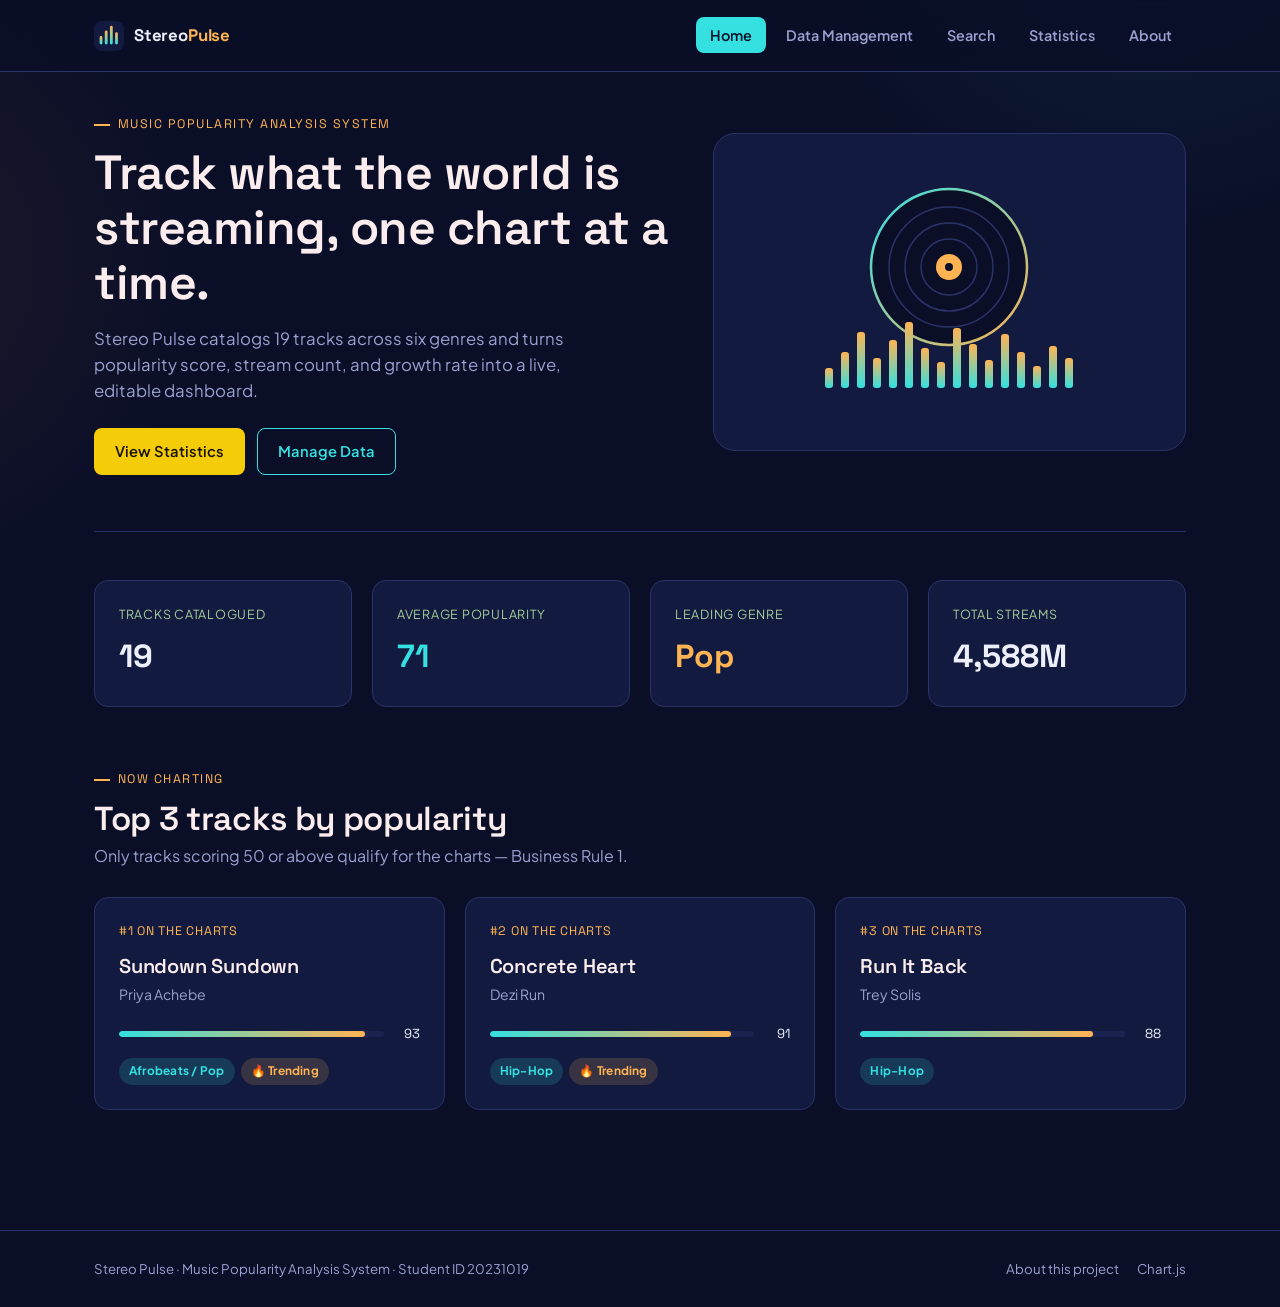
<file: index.html>
<!DOCTYPE html>
<html lang="en">
<head>
  <meta charset="UTF-8">
  <meta name="viewport" content="width=device-width, initial-scale=1.0">
  <title>Stereo Pulse — Music Popularity Analysis System</title>
  <link rel="preconnect" href="https://fonts.googleapis.com">
  <link href="https://fonts.googleapis.com/css2?family=Space+Grotesk:wght@500;600;700&family=Plus+Jakarta+Sans:wght@400;500;600;700&display=swap" rel="stylesheet">
  <link rel="stylesheet" href="base.css">
  <link rel="stylesheet" href="navbar.css">
  <link rel="stylesheet" href="home.css">
</head>
<body>

  <header class="site-header">
    <div class="container">
      <a href="index.html" class="logo">
        <img src="logo.svg" alt="Stereo Pulse logo">
        <span class="logo-text">Stereo<span>Pulse</span></span>
      </a>
      <button class="nav-toggle" id="nav-toggle" aria-label="Toggle navigation"><span></span></button>
      <ul class="nav-links" id="nav-links">
        <li><a href="index.html" class="nav-link">Home</a></li>
        <li><a href="data-management.html" class="nav-link">Data Management</a></li>
        <li><a href="search.html" class="nav-link">Search</a></li>
        <li><a href="statistics.html" class="nav-link">Statistics</a></li>
        <li><a href="about.html" class="nav-link">About</a></li>
      </ul>
    </div>
  </header>

  <main>
    <div class="container">

      <section class="hero">
        <div class="hero-content">
          <span class="eyebrow">Music Popularity Analysis System</span>
          <h1>Track what the world is streaming, one chart at a time.</h1>
          <p class="lead">Stereo Pulse catalogs 19 tracks across six genres and turns popularity score, stream count, and growth rate into a live, editable dashboard.</p>
          <div class="hero-actions">
            <a href="statistics.html" class="btn btn-primary">View Statistics</a>
            <a href="data-management.html" class="btn btn-secondary">Manage Data</a>
          </div>
        </div>
        <div class="hero-visual">
          <img src="hero-wave.svg" alt="Illustration of a vinyl record above a sound waveform">
        </div>
      </section>

      <section class="stats-grid grid">
        <div class="card stat-card">
          <div class="stat-label">Tracks catalogued</div>
          <div class="stat-value" id="stat-total">—</div>
        </div>
        <div class="card stat-card">
          <div class="stat-label">Average popularity</div>
          <div class="stat-value accent-cyan" id="stat-popularity">—</div>
        </div>
        <div class="card stat-card">
          <div class="stat-label">Leading genre</div>
          <div class="stat-value accent-amber" id="stat-genre">—</div>
        </div>
        <div class="card stat-card">
          <div class="stat-label">Total streams</div>
          <div class="stat-value" id="stat-streams">—</div>
        </div>
      </section>

      <section class="section-head">
        <span class="eyebrow">Now Charting</span>
        <h2>Top 3 tracks by popularity</h2>
        <p class="muted">Only tracks scoring 50 or above qualify for the charts — Business Rule 1.</p>
      </section>
      <section class="charting-grid grid" id="featured-tracks"></section>

    </div>
  </main>

  <footer class="site-footer">
    <div class="container">
      <span class="footer-note">Stereo Pulse · Music Popularity Analysis System · Student ID 20231019</span>
      <div class="footer-links">
        <a href="about.html">About this project</a>
        <a href="https://www.chartjs.org" target="_blank" rel="noopener">Chart.js</a>
      </div>
    </div>
  </footer>

  <script src="data.js"></script>
  <script src="storage.js"></script>
  <script src="navbar.js"></script>
  <script src="home.js"></script>
</body>
</html>
</file>
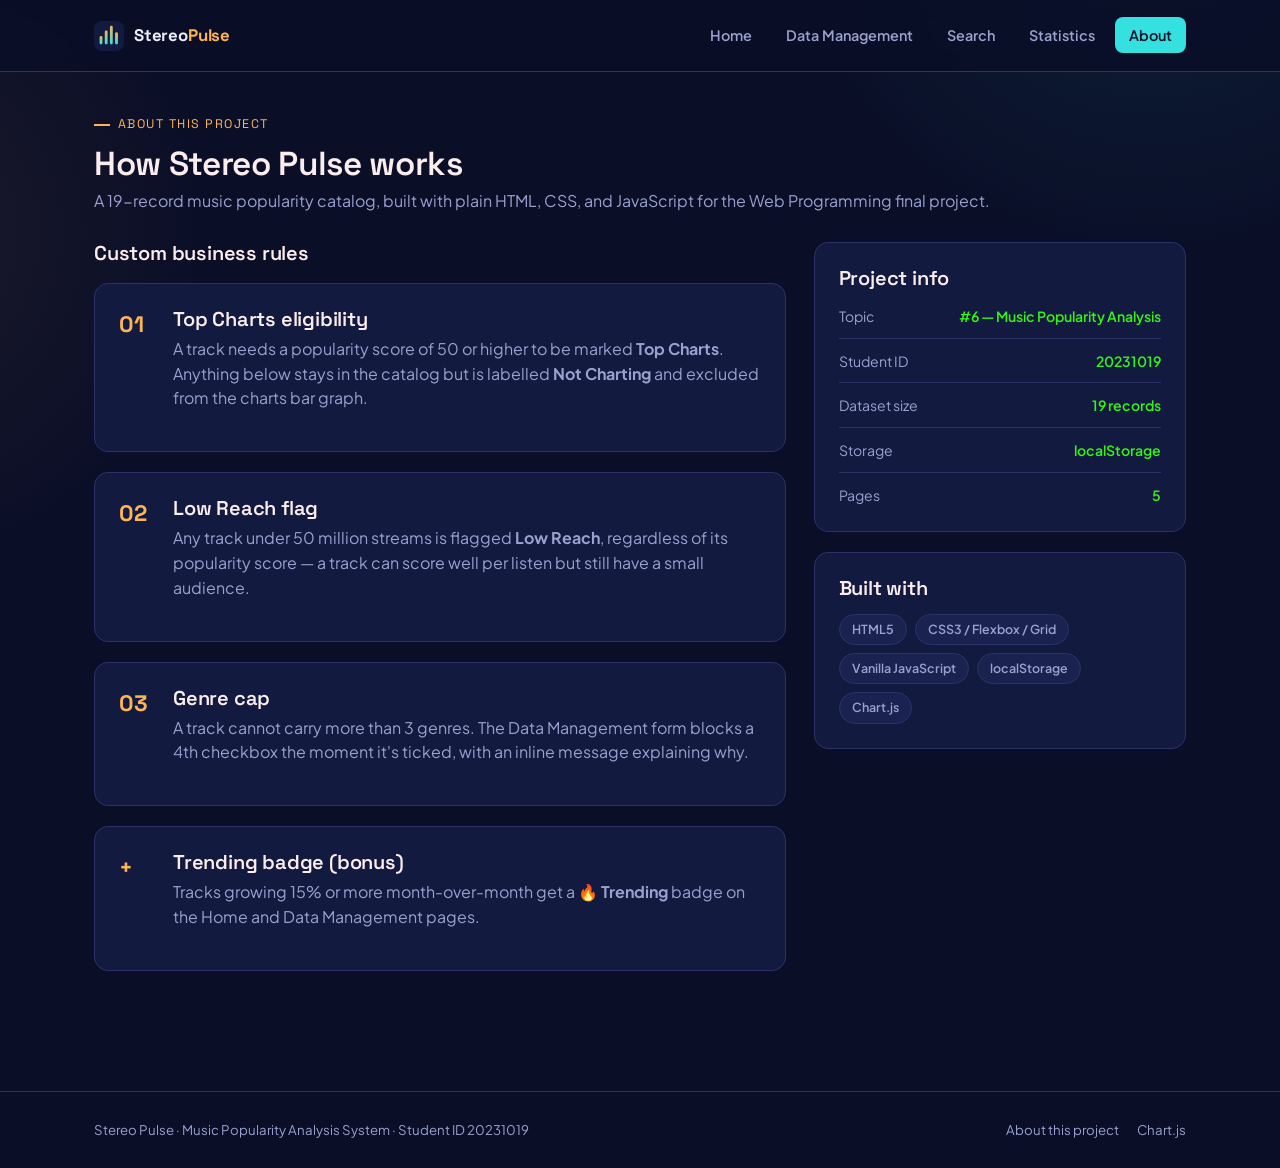
<file: about.html>
<!DOCTYPE html>
<html lang="en">
<head>
  <meta charset="UTF-8">
  <meta name="viewport" content="width=device-width, initial-scale=1.0">
  <title>About — Stereo Pulse</title>
  <link rel="preconnect" href="https://fonts.googleapis.com">
  <link href="https://fonts.googleapis.com/css2?family=Space+Grotesk:wght@500;600;700&family=Plus+Jakarta+Sans:wght@400;500;600;700&display=swap" rel="stylesheet">
  <link rel="stylesheet" href="base.css">
  <link rel="stylesheet" href="navbar.css">
  <link rel="stylesheet" href="about.css">
</head>
<body>

  <header class="site-header">
    <div class="container">
      <a href="index.html" class="logo">
        <img src="logo.svg" alt="Stereo Pulse logo">
        <span class="logo-text">Stereo<span>Pulse</span></span>
      </a>
      <button class="nav-toggle" id="nav-toggle" aria-label="Toggle navigation"><span></span></button>
      <ul class="nav-links" id="nav-links">
        <li><a href="index.html" class="nav-link">Home</a></li>
        <li><a href="data-management.html" class="nav-link">Data Management</a></li>
        <li><a href="search.html" class="nav-link">Search</a></li>
        <li><a href="statistics.html" class="nav-link">Statistics</a></li>
        <li><a href="about.html" class="nav-link">About</a></li>
      </ul>
    </div>
  </header>

  <main>
    <div class="container">

      <div class="section-head">
        <span class="eyebrow">About This Project</span>
        <h2>How Stereo Pulse works</h2>
        <p class="muted">A 19-record music popularity catalog, built with plain HTML, CSS, and JavaScript for the Web Programming final project.</p>
      </div>

      <div class="about-layout">

        <div>
          <h3>Custom business rules</h3>
          <div class="rules-grid grid">
            <div class="card rule-card">
              <span class="rule-num">01</span>
              <div>
                <h3>Top Charts eligibility</h3>
                <p>A track needs a popularity score of 50 or higher to be marked <strong>Top Charts</strong>. Anything below stays in the catalog but is labelled <strong>Not Charting</strong> and excluded from the charts bar graph.</p>
              </div>
            </div>
            <div class="card rule-card">
              <span class="rule-num">02</span>
              <div>
                <h3>Low Reach flag</h3>
                <p>Any track under 50 million streams is flagged <strong>Low Reach</strong>, regardless of its popularity score — a track can score well per listen but still have a small audience.</p>
              </div>
            </div>
            <div class="card rule-card">
              <span class="rule-num">03</span>
              <div>
                <h3>Genre cap</h3>
                <p>A track cannot carry more than 3 genres. The Data Management form blocks a 4th checkbox the moment it's ticked, with an inline message explaining why.</p>
              </div>
            </div>
            <div class="card rule-card">
              <span class="rule-num">+</span>
              <div>
                <h3>Trending badge (bonus)</h3>
                <p>Tracks growing 15% or more month-over-month get a 🔥 <strong>Trending</strong> badge on the Home and Data Management pages.</p>
              </div>
            </div>
          </div>
        </div>

        <div>
          <div class="card">
            <h3>Project info</h3>
            <div class="meta-list">
              <div class="meta-row"><span class="k">Topic</span><span class="v">#6 — Music Popularity Analysis</span></div>
              <div class="meta-row"><span class="k">Student ID</span><span class="v">20231019</span></div>
              <div class="meta-row"><span class="k">Dataset size</span><span class="v">19 records</span></div>
              <div class="meta-row"><span class="k">Storage</span><span class="v">localStorage</span></div>
              <div class="meta-row"><span class="k">Pages</span><span class="v">5</span></div>
            </div>
          </div>

          <div class="card" style="margin-top:20px;">
            <h3>Built with</h3>
            <div class="tech-pills">
              <span class="tech-pill">HTML5</span>
              <span class="tech-pill">CSS3 / Flexbox / Grid</span>
              <span class="tech-pill">Vanilla JavaScript</span>
              <span class="tech-pill">localStorage</span>
              <span class="tech-pill">Chart.js</span>
            </div>
          </div>
        </div>

      </div>
    </div>
  </main>

  <footer class="site-footer">
    <div class="container">
      <span class="footer-note">Stereo Pulse · Music Popularity Analysis System · Student ID 20231019</span>
      <div class="footer-links">
        <a href="about.html">About this project</a>
        <a href="https://www.chartjs.org" target="_blank" rel="noopener">Chart.js</a>
      </div>
    </div>
  </footer>

  <script src="navbar.js"></script>
</body>
</html>
</file>
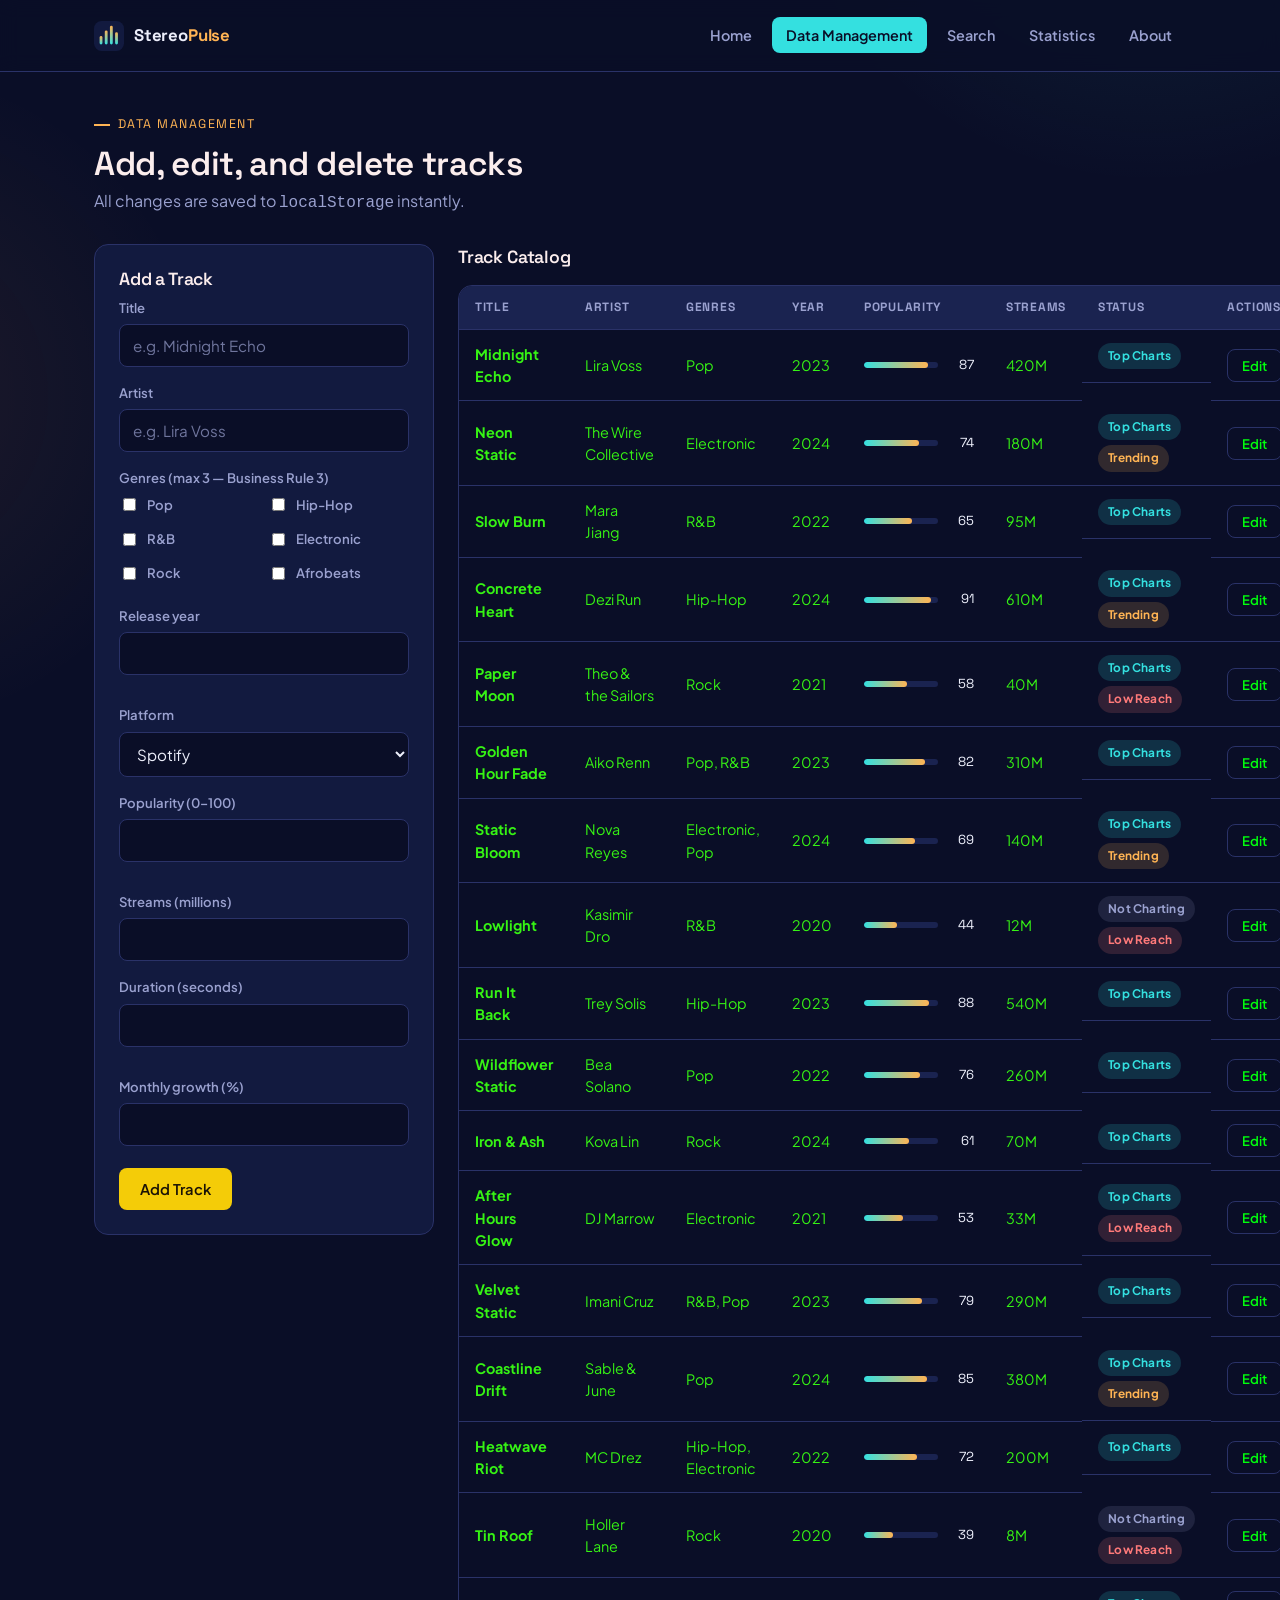
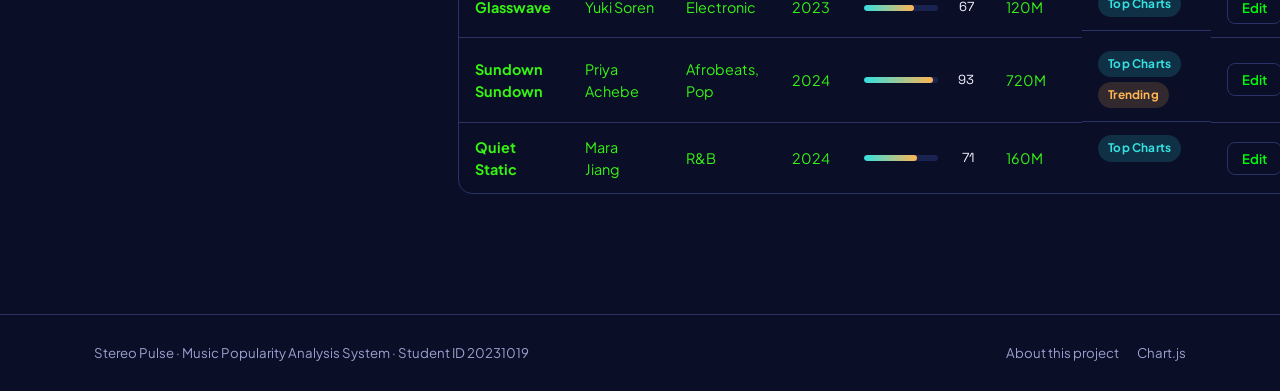
<file: data-management.html>
<!DOCTYPE html>
<html lang="en">
<head>
  <meta charset="UTF-8">
  <meta name="viewport" content="width=device-width, initial-scale=1.0">
  <title>Data Management — Stereo Pulse</title>
  <link rel="preconnect" href="https://fonts.googleapis.com">
  <link href="https://fonts.googleapis.com/css2?family=Space+Grotesk:wght@500;600;700&family=Plus+Jakarta+Sans:wght@400;500;600;700&display=swap" rel="stylesheet">
  <link rel="stylesheet" href="base.css">
  <link rel="stylesheet" href="navbar.css">
  <link rel="stylesheet" href="data-management.css">
</head>
<body>

  <header class="site-header">
    <div class="container">
      <a href="index.html" class="logo">
        <img src="logo.svg" alt="Stereo Pulse logo">
        <span class="logo-text">Stereo<span>Pulse</span></span>
      </a>
      <button class="nav-toggle" id="nav-toggle" aria-label="Toggle navigation"><span></span></button>
      <ul class="nav-links" id="nav-links">
        <li><a href="index.html" class="nav-link">Home</a></li>
        <li><a href="data-management.html" class="nav-link">Data Management</a></li>
        <li><a href="search.html" class="nav-link">Search</a></li>
        <li><a href="statistics.html" class="nav-link">Statistics</a></li>
        <li><a href="about.html" class="nav-link">About</a></li>
      </ul>
    </div>
  </header>

  <main>
    <div class="container">

      <div class="section-head">
        <span class="eyebrow">Data Management</span>
        <h2>Add, edit, and delete tracks</h2>
        <p class="muted">All changes are saved to <code>localStorage</code> instantly.</p>
      </div>

      <div class="dm-layout">

        <div class="card form-card">
          <h2 id="form-title">Add a Track</h2>

          <div class="editing-banner" id="editing-banner">
            <span>Editing an existing track</span>
            <button type="button" class="btn btn-ghost btn-sm" id="f-cancel">Cancel</button>
          </div>

          <form id="track-form">
            <div class="field">
              <label for="f-title">Title</label>
              <input type="text" id="f-title" placeholder="e.g. Midnight Echo" required>
            </div>

            <div class="field">
              <label for="f-artist">Artist</label>
              <input type="text" id="f-artist" placeholder="e.g. Lira Voss" required>
            </div>

            <div class="field">
              <label>Genres (max 3 — Business Rule 3)</label>
              <div class="genre-grid" id="genre-grid"></div>
            </div>

            <div class="field-row">
              <div class="field">
                <label for="f-year">Release year</label>
                <input type="number" id="f-year" min="1950" max="2026" required>
              </div>
              <div class="field">
                <label for="f-platform">Platform</label>
                <select id="f-platform"></select>
              </div>
            </div>

            <div class="field-row">
              <div class="field">
                <label for="f-popularity">Popularity (0–100)</label>
                <input type="number" id="f-popularity" min="0" max="100" required>
              </div>
              <div class="field">
                <label for="f-streams">Streams (millions)</label>
                <input type="number" id="f-streams" min="0" step="0.1" required>
              </div>
            </div>

            <div class="field-row">
              <div class="field">
                <label for="f-duration">Duration (seconds)</label>
                <input type="number" id="f-duration" min="1" required>
              </div>
              <div class="field">
                <label for="f-growth">Monthly growth (%)</label>
                <input type="number" id="f-growth" step="0.1" required>
              </div>
            </div>

            <p class="error-text" id="form-error"></p>

            <div class="form-actions">
              <button type="submit" class="btn btn-primary" id="f-submit">Add Track</button>
            </div>
          </form>
        </div>

        <div>
          <div class="table-toolbar">
            <h2>Track Catalog</h2>
            <span class="count-pill" id="track-count">0 tracks</span>
          </div>
          <div class="table-wrap">
            <table>
              <thead>
                <tr>
                  <th>Title</th>
                  <th>Artist</th>
                  <th>Genres</th>
                  <th>Year</th>
                  <th>Popularity</th>
                  <th>Streams</th>
                  <th>Status</th>
                  <th>Actions</th>
                </tr>
              </thead>
              <tbody id="track-table-body"></tbody>
            </table>
          </div>
        </div>

      </div>
    </div>
  </main>

  <footer class="site-footer">
    <div class="container">
      <span class="footer-note">Stereo Pulse · Music Popularity Analysis System · Student ID 20231019</span>
      <div class="footer-links">
        <a href="about.html">About this project</a>
        <a href="https://www.chartjs.org" target="_blank" rel="noopener">Chart.js</a>
      </div>
    </div>
  </footer>

  <script src="data.js"></script>
  <script src="storage.js"></script>
  <script src="navbar.js"></script>
  <script src="data-management.js"></script>
</body>
</html>
</file>
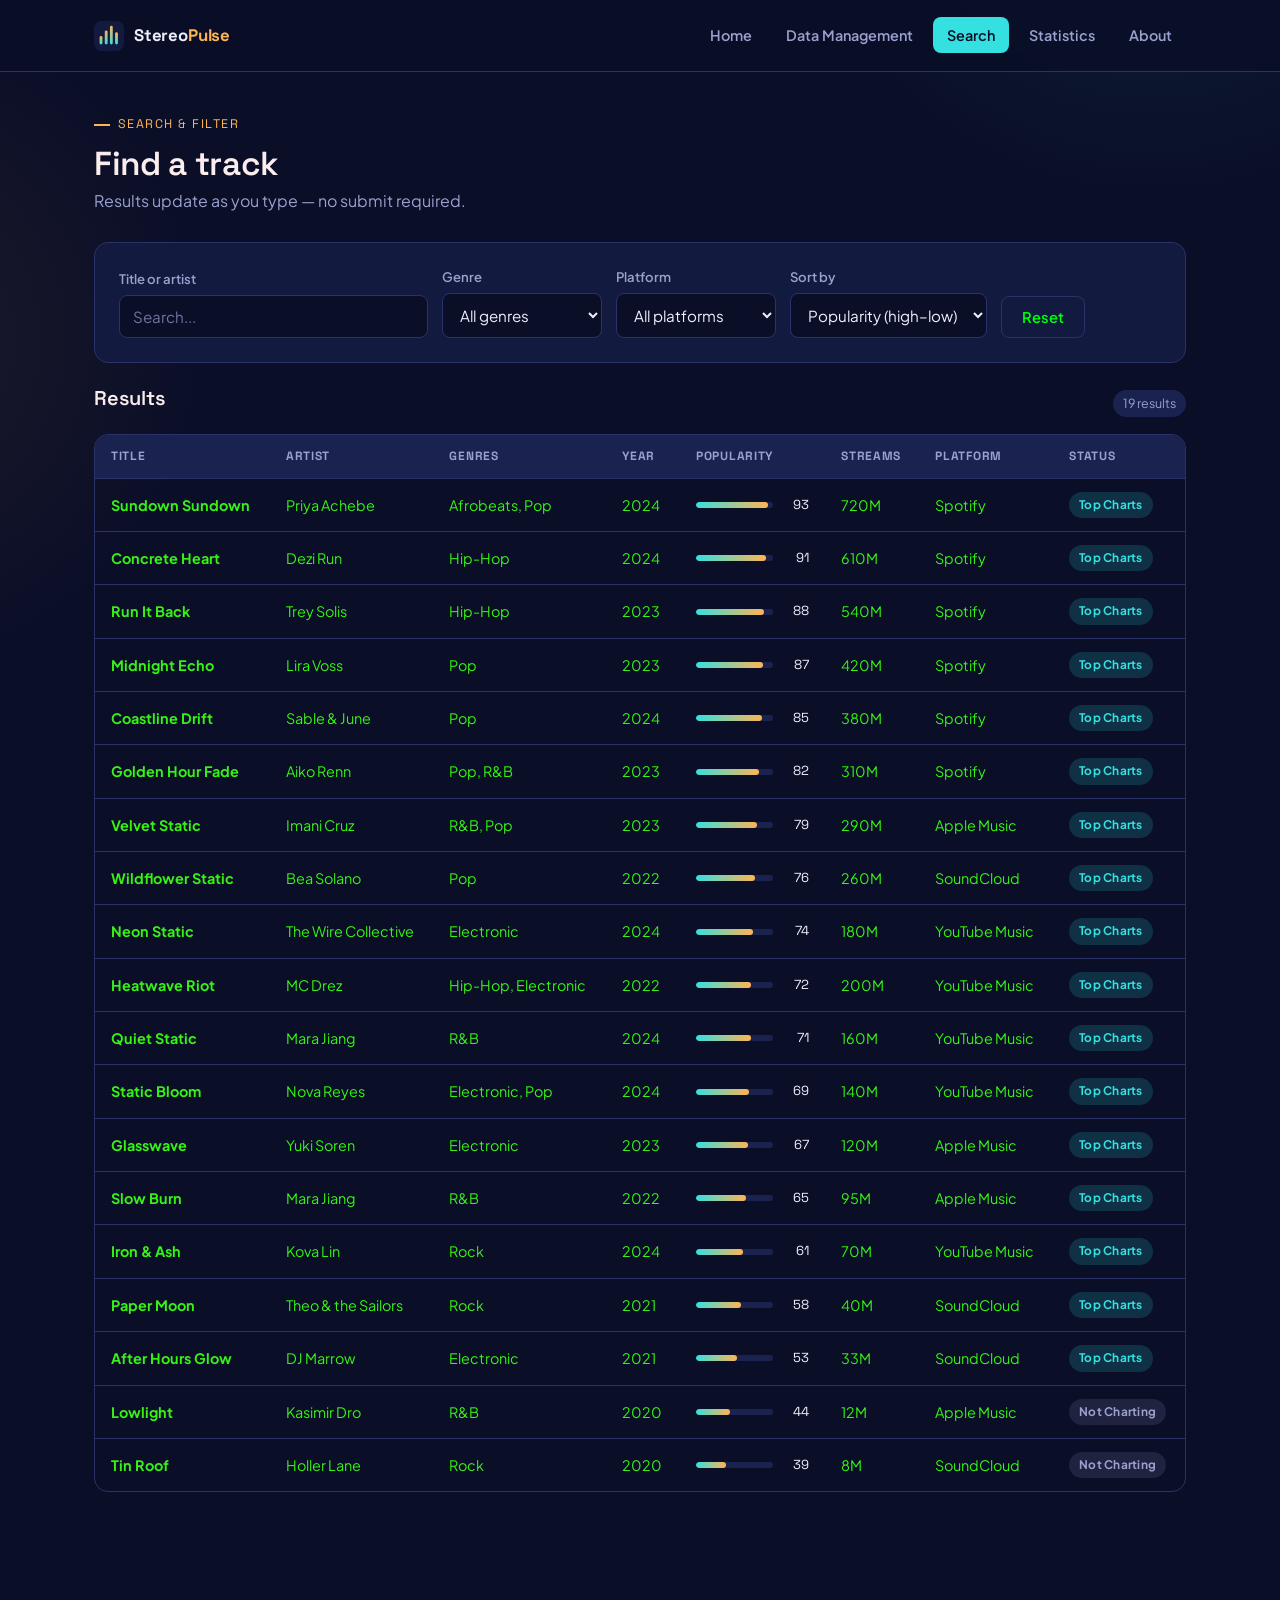
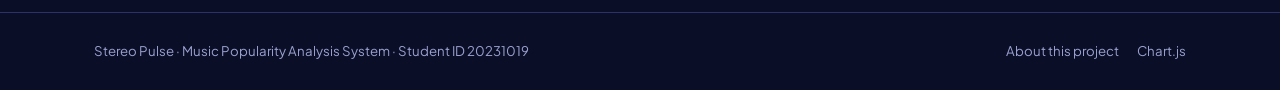
<file: search.html>
<!DOCTYPE html>
<html lang="en">
<head>
  <meta charset="UTF-8">
  <meta name="viewport" content="width=device-width, initial-scale=1.0">
  <title>Search — Stereo Pulse</title>
  <link rel="preconnect" href="https://fonts.googleapis.com">
  <link href="https://fonts.googleapis.com/css2?family=Space+Grotesk:wght@500;600;700&family=Plus+Jakarta+Sans:wght@400;500;600;700&display=swap" rel="stylesheet">
  <link rel="stylesheet" href="base.css">
  <link rel="stylesheet" href="navbar.css">
  <link rel="stylesheet" href="search.css">
</head>
<body>

  <header class="site-header">
    <div class="container">
      <a href="index.html" class="logo">
        <img src="logo.svg" alt="Stereo Pulse logo">
        <span class="logo-text">Stereo<span>Pulse</span></span>
      </a>
      <button class="nav-toggle" id="nav-toggle" aria-label="Toggle navigation"><span></span></button>
      <ul class="nav-links" id="nav-links">
        <li><a href="index.html" class="nav-link">Home</a></li>
        <li><a href="data-management.html" class="nav-link">Data Management</a></li>
        <li><a href="search.html" class="nav-link">Search</a></li>
        <li><a href="statistics.html" class="nav-link">Statistics</a></li>
        <li><a href="about.html" class="nav-link">About</a></li>
      </ul>
    </div>
  </header>

  <main>
    <div class="container">

      <div class="section-head">
        <span class="eyebrow">Search &amp; Filter</span>
        <h2>Find a track</h2>
        <p class="muted">Results update as you type — no submit required.</p>
      </div>

      <form id="filter-form" class="card filter-bar">
        <div class="field grow">
          <label for="s-query">Title or artist</label>
          <input type="text" id="s-query" placeholder="Search...">
        </div>
        <div class="field">
          <label for="s-genre">Genre</label>
          <select id="s-genre">
            <option value="all">All genres</option>
          </select>
        </div>
        <div class="field">
          <label for="s-platform">Platform</label>
          <select id="s-platform">
            <option value="all">All platforms</option>
          </select>
        </div>
        <div class="field">
          <label for="s-sort">Sort by</label>
          <select id="s-sort">
            <option value="popularity-desc">Popularity (high–low)</option>
            <option value="popularity-asc">Popularity (low–high)</option>
            <option value="streams-desc">Streams (high–low)</option>
            <option value="year-desc">Newest first</option>
            <option value="title-asc">Title (A–Z)</option>
          </select>
        </div>
        <div class="field field-actions">
          <button type="button" class="btn btn-ghost" id="s-reset">Reset</button>
        </div>
      </form>

      <div class="results-head">
        <h3>Results</h3>
        <span class="count-pill" id="results-count">0 results</span>
      </div>

      <div class="table-wrap" id="results-table-wrap">
        <table>
          <thead>
            <tr>
              <th>Title</th>
              <th>Artist</th>
              <th>Genres</th>
              <th>Year</th>
              <th>Popularity</th>
              <th>Streams</th>
              <th>Platform</th>
              <th>Status</th>
            </tr>
          </thead>
          <tbody id="results-table-body"></tbody>
        </table>
      </div>

      <div class="empty-state card" id="empty-state" style="display:none;">
        <img src="empty-state.svg" alt="">
        <h3>No tracks match</h3>
        <p class="muted">Try a different keyword or reset the filters.</p>
      </div>

    </div>
  </main>

  <footer class="site-footer">
    <div class="container">
      <span class="footer-note">Stereo Pulse · Music Popularity Analysis System · Student ID 20231019</span>
      <div class="footer-links">
        <a href="about.html">About this project</a>
        <a href="https://www.chartjs.org" target="_blank" rel="noopener">Chart.js</a>
      </div>
    </div>
  </footer>

  <script src="data.js"></script>
  <script src="storage.js"></script>
  <script src="navbar.js"></script>
  <script src="search.js"></script>
</body>
</html>
</file>
<file: base.css>
/* =========================================================
   base.css
   Shared styles loaded on EVERY page (first, before the
   page-specific CSS file). Colors and sizes here are
   written directly (no CSS variables) so each rule can be
   edited on its own without touching anything else.
   ========================================================= */

/* Reset: removes the browser's default sizing math everywhere */
* { box-sizing: border-box; }

/* Smooth scroll when jumping to an anchor link */
html { scroll-behavior: smooth; }

/* Page background color + the two soft glow blobs behind the content */
body {
  margin: 0;
  background: #0a0e27;
  background-image:
    radial-gradient(640px circle at 90% -10%, rgba(52, 224, 224, 0.10), transparent 60%),
    radial-gradient(560px circle at -10% 20%, rgba(255, 180, 84, 0.08), transparent 60%);
  color: #36f314;
  font-family: "Plus Jakarta Sans", sans-serif;
  font-size: 16px;
  line-height: 1.55;
  min-height: 100vh;
}

/* Headings (h1-h4) everywhere on the site: title font + spacing */
h1, h2, h3, h4 {
  font-family: "Space Grotesk", sans-serif;
  font-weight: 600;
  line-height: 1.15;
  margin: 0 0 0.5em;
  letter-spacing: -0.01em;
  color :#fbeded
}
h1 { font-size: clamp(2rem, 4vw, 3rem); }                 /* main page heading, e.g. "Track what the world is streaming..." */
h2 { font-size: clamp(1.5rem, 2.6vw, 2.1rem); }            /* section headings, e.g. "Top 3 tracks by popularity" */
h3 { font-size: 1.25rem; }                                 /* card/sub headings, e.g. track titles, rule titles */

/* Body paragraph text color (muted gray-blue) used under headings everywhere */
p { margin: 0 0 1em; color: #9aa1cf; }

/* Link color (cyan) and underline-on-hover, used for nav links, footer links, "About this project" etc. */
a { color: #34e0e0; text-decoration: none; }
a:hover { text-decoration: underline; }

/* Images never overflow their container */
img { max-width: 100%; display: block; }

/* The centered max-width wrapper used on every page (header, main content, footer) */
.container {
  width: 100%;
  max-width: 1140px;
  margin: 0 auto;
  padding: 0 24px;
}

/* Page content area: leaves room under the fixed navbar (72px tall) */
main { display: block; padding-top: 108px; padding-bottom: 80px; }

/* "Eyebrow" small uppercase label above a section title, e.g. "MUSIC POPULARITY ANALYSIS SYSTEM" on Home */
.eyebrow {
  display: inline-flex;
  align-items: center;
  gap: 8px;
  font-family: "Space Grotesk", sans-serif;
  font-size: 0.78rem;
  letter-spacing: 0.12em;
  text-transform: uppercase;
  color: #ffb454;
  margin-bottom: 10px;
}
/* The short amber dash to the left of every eyebrow label */
.eyebrow::before {
  content: "";
  width: 16px; height: 2px;
  background: #ffb454;
  display: inline-block;
}

/* Generic muted/gray text helper class, used for small notes under headings */
.muted { color: #9aa1cf; }

/* Spacing above a page's section blocks (used to separate header text from cards/grids below it) */
.section-head { margin-bottom: 28px; }
.section-head h2 { margin-bottom: 6px; }

/* --- generic layout helpers (grid/flex spacing shortcuts used across all pages) --- */
.grid { display: grid; gap: 20px; }
.flex { display: flex; }
.flex-between { display: flex; align-items: center; justify-content: space-between; }
.flex-wrap { flex-wrap: wrap; }
.gap-sm { gap: 8px; }
.gap-md { gap: 16px; }

/* The dark rounded "card" box used everywhere: stat cards, track cards, form card, chart cards, rule cards... */
.card {
  background: #121a3f;
  border: 1px solid #2a3268;
  border-radius: 14px;
  padding: 24px;
}

/* --- BUTTONS: base shape/spacing shared by every button on the site --- */
.btn {
  font-family: "Plus Jakarta Sans", sans-serif;
  font-weight: 600;
  font-size: 0.92rem;
  border-radius: 8px;
  padding: 11px 20px;
  border: 1px solid transparent;
  cursor: pointer;
  display: inline-flex;
  align-items: center;
  gap: 8px;
  transition: transform 0.15s ease, background 0.15s ease, border-color 0.15s ease;
}
.btn:active { transform: translateY(1px); }

/* Primary button (solid amber) — e.g. "Add Track" / "Update Track", "View Statistics" */
.btn-primary { background: #f4cc08; color: #1a1206; }
.btn-primary:hover { background: #ffc476; }

/* Secondary button (cyan outline) — e.g. "Manage Data" on the Home page */
.btn-secondary { background: transparent; color: #34e0e0; border-color: #34e0e0; }
.btn-secondary:hover { background: rgba(52, 224, 224, 0.16); }

/* Ghost button (plain gray outline) — e.g. "Cancel", "Reset", "Reset filter", row "Edit" buttons */
.btn-ghost { background: transparent; color: #00ff0d; border-color: #2a3268; }
.btn-ghost:hover { color: #edeffb; border-color: #9aa1cf; }

/* Danger button (red) — used only for "Delete" in the track table */
.btn-danger { background: rgba(255, 122, 122, 0.16); color: #ff7a7a; border-color: #ff7a7a; }
.btn-danger:hover { background: #ff7a7a; color: #1a0606; }

/* Smaller button size — used for the row-level Edit/Delete buttons in tables */
.btn-sm { padding: 7px 14px; font-size: 0.82rem; }
.btn:disabled { opacity: 0.45; cursor: not-allowed; }

/* --- BADGES: small pill labels, e.g. "Top Charts", "Not Charting", "Low Reach", "Trending" --- */
.badge {
  display: inline-flex;
  align-items: center;
  gap: 5px;
  font-size: 0.74rem;
  font-weight: 700;
  letter-spacing: 0.02em;
  padding: 4px 10px;
  border-radius: 999px;
  white-space: nowrap;
}
.badge-amber { background: rgba(255, 180, 84, 0.16); color: #ffb454; }   /* used for "Trending" */
.badge-cyan { background: rgba(52, 224, 224, 0.16); color: #34e0e0; }    /* used for "Top Charts" */
.badge-danger { background: rgba(255, 122, 122, 0.16); color: #ff7a7a; } /* used for "Low Reach" */
.badge-muted { background: rgba(154, 161, 207, 0.14); color: #9aa1cf; }  /* used for "Not Charting" */

/* --- FORM FIELDS: every text input, number input, select, and textarea on the site --- */
label {
  display: block;
  font-size: 0.82rem;
  font-weight: 600;
  color: #9aa1cf;
  margin-bottom: 6px;
}
input, select, textarea {
  width: 100%;
  background: #0a0e27;
  border: 1px solid #2a3268;
  color: #edeffb;
  font-family: "Plus Jakarta Sans", sans-serif;
  font-size: 0.95rem;
  padding: 11px 13px;
  border-radius: 8px;
  outline: none;
  transition: border-color 0.15s ease;
}
/* Cyan border when a field is focused/clicked into */
input:focus, select:focus, textarea:focus { border-color: #34e0e0; }
input::placeholder { color: #9aa1cf; opacity: 0.7; }

.field { margin-bottom: 16px; }
.field-row { display: flex; gap: 14px; flex-wrap: wrap; }
.field-row > .field { flex: 1; min-width: 140px; }
.checkbox-row { display: flex; align-items: center; gap: 8px; }
.checkbox-row input { width: auto; }
.hint { font-size: 0.78rem; color: #9aa1cf; margin-top: 4px; }

/* Red validation message shown under the Data Management form (e.g. genre-cap warning) */
.error-text { font-size: 0.8rem; color: #ff7a7a; margin-top: 6px; display: none; }
.error-text.show { display: block; }

/* --- TABLES: used in Data Management ("Track Catalog") and Search ("Results") --- */
.table-wrap { overflow-x: auto; border: 1px solid #2a3268; border-radius: 14px; }
table { width: 100%; border-collapse: collapse; font-size: 0.9rem; min-width: 640px; }
thead th {
  text-align: left;
  font-family: "Space Grotesk", sans-serif;
  font-size: 0.75rem;
  letter-spacing: 0.06em;
  text-transform: uppercase;
  color: #9aa1cf;
  background: #1a2350;
  padding: 12px 16px;
  border-bottom: 1px solid #2a3268;
}
tbody td { padding: 13px 16px; border-bottom: 1px solid #2a3268; vertical-align: middle; }
tbody tr:last-child td { border-bottom: none; }
tbody tr:hover { background: rgba(255, 255, 255, 0.02); }

/* --- POPULARITY METER: the little colored progress bar showing a track's score (0-100) --- */
.meter { display: flex; align-items: center; gap: 8px; min-width: 110px; }
.meter-track { flex: 1; height: 6px; background: #1a2350; border-radius: 4px; overflow: hidden; }
.meter-fill { height: 100%; background: linear-gradient(90deg, #34e0e0, #ffb454); border-radius: 4px; }
.meter-value { font-family: "Space Grotesk", sans-serif; font-size: 0.82rem; color: #edeffb; width: 28px; text-align: right; }

/* Cyan keyboard-focus outline, for accessibility (Tab key navigation) */
a:focus-visible, button:focus-visible, input:focus-visible, select:focus-visible {
  outline: 2px solid #34e0e0;
  outline-offset: 2px;
}

/* Small-screen (phone) adjustments: tighter side padding, less top padding under navbar */
@media (max-width: 760px) {
  .container { padding: 0 18px; }
  main { padding-top: 92px; }
}

/* Respect "reduce motion" accessibility setting (e.g. disables the bouncing bars on Home) */
@media (prefers-reduced-motion: reduce) {
  * { animation-duration: 0.01ms !important; transition-duration: 0.01ms !important; }
}
</file>
<file: navbar.css>
/* =========================================================
   navbar.css
   The fixed top header (logo + nav links + mobile menu
   button) and the bottom footer. Same on every page.
   ========================================================= */

/* The fixed dark bar pinned to the top of every page */
.site-header {
  position: fixed;
  top: 0; left: 0; right: 0;
  height: 72px;
  z-index: 50;
  background: rgba(10, 14, 39, 0.86);
  backdrop-filter: blur(10px);
  border-bottom: 1px solid #2a3268;
}
/* Centers the logo + nav links inside the header bar */
.site-header .container {
  height: 100%;
  display: flex;
  align-items: center;
  justify-content: space-between;
}

/* "Stereo Pulse" logo (icon + wordmark) on the left of the navbar */
.logo { display: flex; align-items: center; gap: 10px; }
.logo img { width: 30px; height: 30px; }
.logo-text {
  font-family: "Space Grotesk", sans-serif;
  font-weight: 700;
  font-size: 1.05rem;
  color: #edeffb;
  letter-spacing: -0.01em;
}
.logo-text span { color: #ffb454; } /* the amber "Pulse" half of the wordmark */

/* The 5 navigation links: Home / Data Management / Search / Statistics / About */
.nav-links { display: flex; align-items: center; gap: 6px; list-style: none; margin: 0; padding: 0; }
.nav-link {
  font-family: "Plus Jakarta Sans", sans-serif;
  font-weight: 600;
  font-size: 0.9rem;
  color: #9aa1cf;
  padding: 9px 14px;
  border-radius: 8px;
  text-decoration: none;
  transition: color 0.15s ease, background 0.15s ease;
}
.nav-link:hover { color: #edeffb; background: #1a2350; text-decoration: none; }
.nav-link.active { color: #0a0e27; background: #34e0e0; } /* highlight for whichever page is currently open */

/* The hamburger (☰) button that only shows on small screens */
.nav-toggle {
  display: none;
  background: none;
  border: 1px solid #2a3268;
  border-radius: 8px;
  width: 40px; height: 40px;
  cursor: pointer;
  position: relative;
}
/* The 3 lines of the hamburger icon, drawn with one span + two pseudo-elements */
.nav-toggle span, .nav-toggle span::before, .nav-toggle span::after {
  content: "";
  position: absolute;
  left: 9px; right: 9px;
  height: 2px;
  background: #edeffb;
  transition: transform 0.2s ease, opacity 0.2s ease;
}
.nav-toggle span { top: 19px; }
.nav-toggle span::before { content: ""; top: -6px; left: 0; right: 0; position: absolute; }
.nav-toggle span::after { content: ""; top: 6px; left: 0; right: 0; position: absolute; }
/* Turns the hamburger into an "X" when the mobile menu is open */
.nav-toggle.open span { opacity: 0; }
.nav-toggle.open span::before { transform: translateY(6px) rotate(45deg); }
.nav-toggle.open span::after { transform: translateY(-6px) rotate(-45deg); }

/* Phone screens: hide the inline nav, show the hamburger, nav links drop down as a panel */
@media (max-width: 760px) {
  .nav-toggle { display: block; }
  .nav-links {
    position: absolute;
    top: 72px;
    left: 0; right: 0;
    flex-direction: column;
    align-items: stretch;
    gap: 2px;
    background: #121a3f;
    border-bottom: 1px solid #2a3268;
    padding: 10px 18px 16px;
    max-height: 0;
    overflow: hidden;
    transition: max-height 0.25s ease;
  }
  .nav-links.open { max-height: 320px; } /* JS toggles this class to slide the menu open */
  .nav-link { padding: 12px 10px; }
}

/* The bottom footer strip: "Stereo Pulse · ... · Student ID" + About/Chart.js links */
.site-footer {
  border-top: 1px solid #2a3268;
  padding: 28px 0;
  margin-top: 40px;
}
.site-footer .container {
  display: flex;
  align-items: center;
  justify-content: space-between;
  flex-wrap: wrap;
  gap: 10px;
}
.footer-note { font-size: 0.83rem; color: #9aa1cf; }
.footer-links { display: flex; gap: 18px; }
.footer-links a { font-size: 0.83rem; color: #9aa1cf; }
.footer-links a:hover { color: #34e0e0; }
</file>
<file: home.css>
/* =========================================================
   home.css — index.html (Home page) only
   ========================================================= */

/* Top hero section: headline + buttons on the left, illustration on the right */
.hero {
  display: grid;
  grid-template-columns: 1.1fr 0.9fr;
  gap: 40px;
  align-items: center;
  padding-bottom: 56px;
  border-bottom: 1px solid #2a3268;
  margin-bottom: 48px;
}
.hero h1 { margin-bottom: 16px; }
.hero p.lead { font-size: 1.05rem; max-width: 480px; }

/* The "View Statistics" / "Manage Data" button row under the hero text */
.hero-actions { display: flex; gap: 12px; margin-top: 24px; flex-wrap: wrap; }

/* The dark rounded box on the right of the hero that holds the vinyl/waveform image */
.hero-visual {
  background: #121a3f;
  border: 1px solid #2a3268;
  border-radius: 22px;
  padding: 28px;
  display: flex;
  align-items: center;
  justify-content: center;
}
.hero-visual img { width: 100%; max-width: 320px; }

/* (Currently unused decorative bars — kept in case you want a CSS-only waveform instead of the SVG image) */
.bars { display: flex; align-items: flex-end; gap: 6px; height: 90px; }
.bars span {
  flex: 1;
  background: linear-gradient(180deg, #34e0e0, #ffb454);
  border-radius: 3px;
  animation: pulse 1.6s ease-in-out infinite;
}
@keyframes pulse {
  0%, 100% { transform: scaleY(0.4); }
  50% { transform: scaleY(1); }
}

/* The 4 stat cards row: "Tracks catalogued", "Average popularity", "Leading genre", "Total streams" */
.stats-grid {
  grid-template-columns: repeat(4, 1fr);
  margin-bottom: 56px;
}
.stat-card { text-align: left; }
.stat-card .stat-label {
  font-size: 0.78rem;
  text-transform: uppercase;
  letter-spacing: 0.06em;
  color: #a6cf9a;
  margin-bottom: 8px;
}
.stat-card .stat-value {
  font-family: "Space Grotesk", sans-serif;
  font-size: 2rem;
  font-weight: 700;
  color: #edeffb;
}
.stat-card .stat-value.accent-amber { color: #ffb454; } /* "Leading genre" number */
.stat-card .stat-value.accent-cyan { color: #34e0e0; }   /* "Average popularity" number */

/* The "Now Charting" row of 3 track cards near the bottom of Home */
.charting-grid { grid-template-columns: repeat(3, 1fr); }
.track-card { display: flex; flex-direction: column; gap: 14px; }
.track-card .rank {
  font-family: "Space Grotesk", sans-serif;
  font-size: 0.78rem;
  color: #ffb454;
  letter-spacing: 0.06em;
}
.track-card h3 { margin: 0; }
.track-card .artist { color: #9aa1cf; font-size: 0.88rem; margin: -8px 0 4px; }
.track-card .badges { display: flex; gap: 6px; flex-wrap: wrap; }

/* Tablet/phone: stack the hero, show 2 stat cards per row, stack the track cards */
@media (max-width: 900px) {
  .hero { grid-template-columns: 1fr; }
  .stats-grid { grid-template-columns: repeat(2, 1fr); }
  .charting-grid { grid-template-columns: 1fr; }
}
</file>
<file: about.css>
/* =========================================================
   about.css — about.html only
   ========================================================= */

/* Two-column layout: rule cards on the left, project info + tech stack on the right */
.about-layout {
  display: grid;
  grid-template-columns: 1.3fr 0.7fr;
  gap: 28px;
}

/* The stacked list of business-rule cards (Rule 1, 2, 3, + bonus) */
.rules-grid { grid-template-columns: 1fr; margin-top: 18px; }
.rule-card { display: flex; gap: 16px; }
.rule-num {
  font-family: "Space Grotesk", sans-serif;
  font-size: 1.4rem;
  font-weight: 700;
  color: #ffb454;
  min-width: 38px;
} /* the big "01", "02", "03", "+" number on each rule card */
.rule-card h3 { margin-bottom: 6px; } /* rule title, e.g. "Top Charts eligibility" */

/* The "Project info" key/value list (Topic, Student ID, Dataset size, Storage, Pages) */
.meta-list { display: grid; gap: 12px; margin-top: 16px; }
.meta-row { display: flex; justify-content: space-between; font-size: 0.88rem; padding-bottom: 10px; border-bottom: 1px solid #2a3268; }
.meta-row:last-child { border-bottom: none; padding-bottom: 0; }
.meta-row .k { color: #9aa1cf; }   /* the label side, e.g. "Topic" */
.meta-row .v { font-weight: 600; } /* the value side, e.g. "#6 — Music Popularity Analysis" */

/* The "Built with" tech pills (HTML5, CSS3, JavaScript, localStorage, Chart.js) */
.tech-pills { display: flex; gap: 8px; flex-wrap: wrap; margin-top: 14px; }
.tech-pill {
  font-size: 0.78rem;
  font-weight: 600;
  background: #1a2350;
  border: 1px solid #2a3268;
  padding: 5px 12px;
  border-radius: 999px;
  color: #9aa1cf;
}

/* Phone/tablet: stack the two columns */
@media (max-width: 860px) {
  .about-layout { grid-template-columns: 1fr; }
}
</file>
<file: data-management.css>
/* =========================================================
   data-management.css — data-management.html only
   ========================================================= */

/* Two-column layout: the Add/Edit form on the left, the table on the right */
.dm-layout {
  display: grid;
  grid-template-columns: 340px 1fr;
  gap: 24px;
  align-items: flex-start;
}

/* The form card stays visible (sticky) while you scroll the table on the right */
.form-card { position: sticky; top: 96px; }
.form-card h2 { font-size: 1.1rem; } /* "Add a Track" / "Edit Track" heading */

/* Row holding the form's submit button (and Cancel, when editing) */
.form-actions { display: flex; gap: 10px; margin-top: 6px; }

/* The 6 genre checkboxes (Pop, Hip-Hop, R&B, Electronic, Rock, Afrobeats), 2 per row */
.genre-grid {
  display: grid;
  grid-template-columns: repeat(2, 1fr);
  gap: 8px;
  margin-bottom: 4px;
}

/* "Track Catalog" heading + the "X tracks" pill above the table */
.table-toolbar {
  display: flex;
  align-items: center;
  justify-content: space-between;
  margin-bottom: 14px;
  gap: 12px;
  flex-wrap: wrap;
}
.table-toolbar h2 { margin: 0; font-size: 1.1rem; }
.count-pill {
  font-size: 0.78rem;
  color: #9aa1cf;
  background: #1a2350;
  padding: 4px 10px;
  border-radius: 999px;
}

/* The Edit / Delete button pair inside each table row */
.row-actions { display: flex; gap: 6px; }

/* The status badges cell in the table (Top Charts / Not Charting / Low Reach / Trending) */
.badges-cell { display: flex; gap: 5px; flex-wrap: wrap; }

/* The amber "you are editing an existing track" banner above the form (with its Cancel button) */
.editing-banner {
  display: none;
  background: rgba(255, 180, 84, 0.16);
  color: #ffb454;
  border: 1px solid #ffb454;
  border-radius: 8px;
  padding: 9px 12px;
  font-size: 0.82rem;
  margin-bottom: 14px;
  align-items: center;
  justify-content: space-between;
}
.editing-banner.show { display: flex; } /* JS adds the .show class when "Edit" is clicked */

/* Phone/tablet: stack the form above the table instead of side-by-side */
@media (max-width: 900px) {
  .dm-layout { grid-template-columns: 1fr; }
  .form-card { position: static; }
}
</file>
<file: search.css>
/* =========================================================
   search.css — search.html only
   ========================================================= */

/* The filter row at the top: search box + genre/platform/sort dropdowns + Reset button */
.filter-bar {
  display: flex;
  gap: 14px;
  flex-wrap: wrap;
  align-items: flex-end;
  margin-bottom: 24px;
}
.filter-bar .field { margin-bottom: 0; min-width: 160px; }
.filter-bar .field.grow { flex: 1; min-width: 220px; } /* the "Title or artist" text box stretches to fill space */
.filter-bar .field-actions { display: flex; gap: 10px; } /* wraps the "Reset" button */

/* "Results" heading + the "X results" pill above the results table */
.results-head {
  display: flex;
  align-items: center;
  justify-content: space-between;
  margin-bottom: 14px;
  flex-wrap: wrap;
  gap: 10px;
}
.results-head .count-pill {
  font-size: 0.78rem;
  color: #9aa1cf;
  background: #1a2350;
  padding: 4px 10px;
  border-radius: 999px;
}

/* The "No tracks match" empty-state box (icon + message), shown when filters return 0 results */
.empty-state {
  text-align: center;
  padding: 60px 20px;
  border: 1px dashed #2a3268;
  border-radius: 14px;
}
.empty-state img { width: 84px; margin: 0 auto 16px; opacity: 0.85; }
.empty-state h3 { margin-bottom: 6px; }

/* Phone screens: each filter field takes the full row width */
@media (max-width: 700px) {
  .filter-bar .field { min-width: 100%; }
}
</file>
